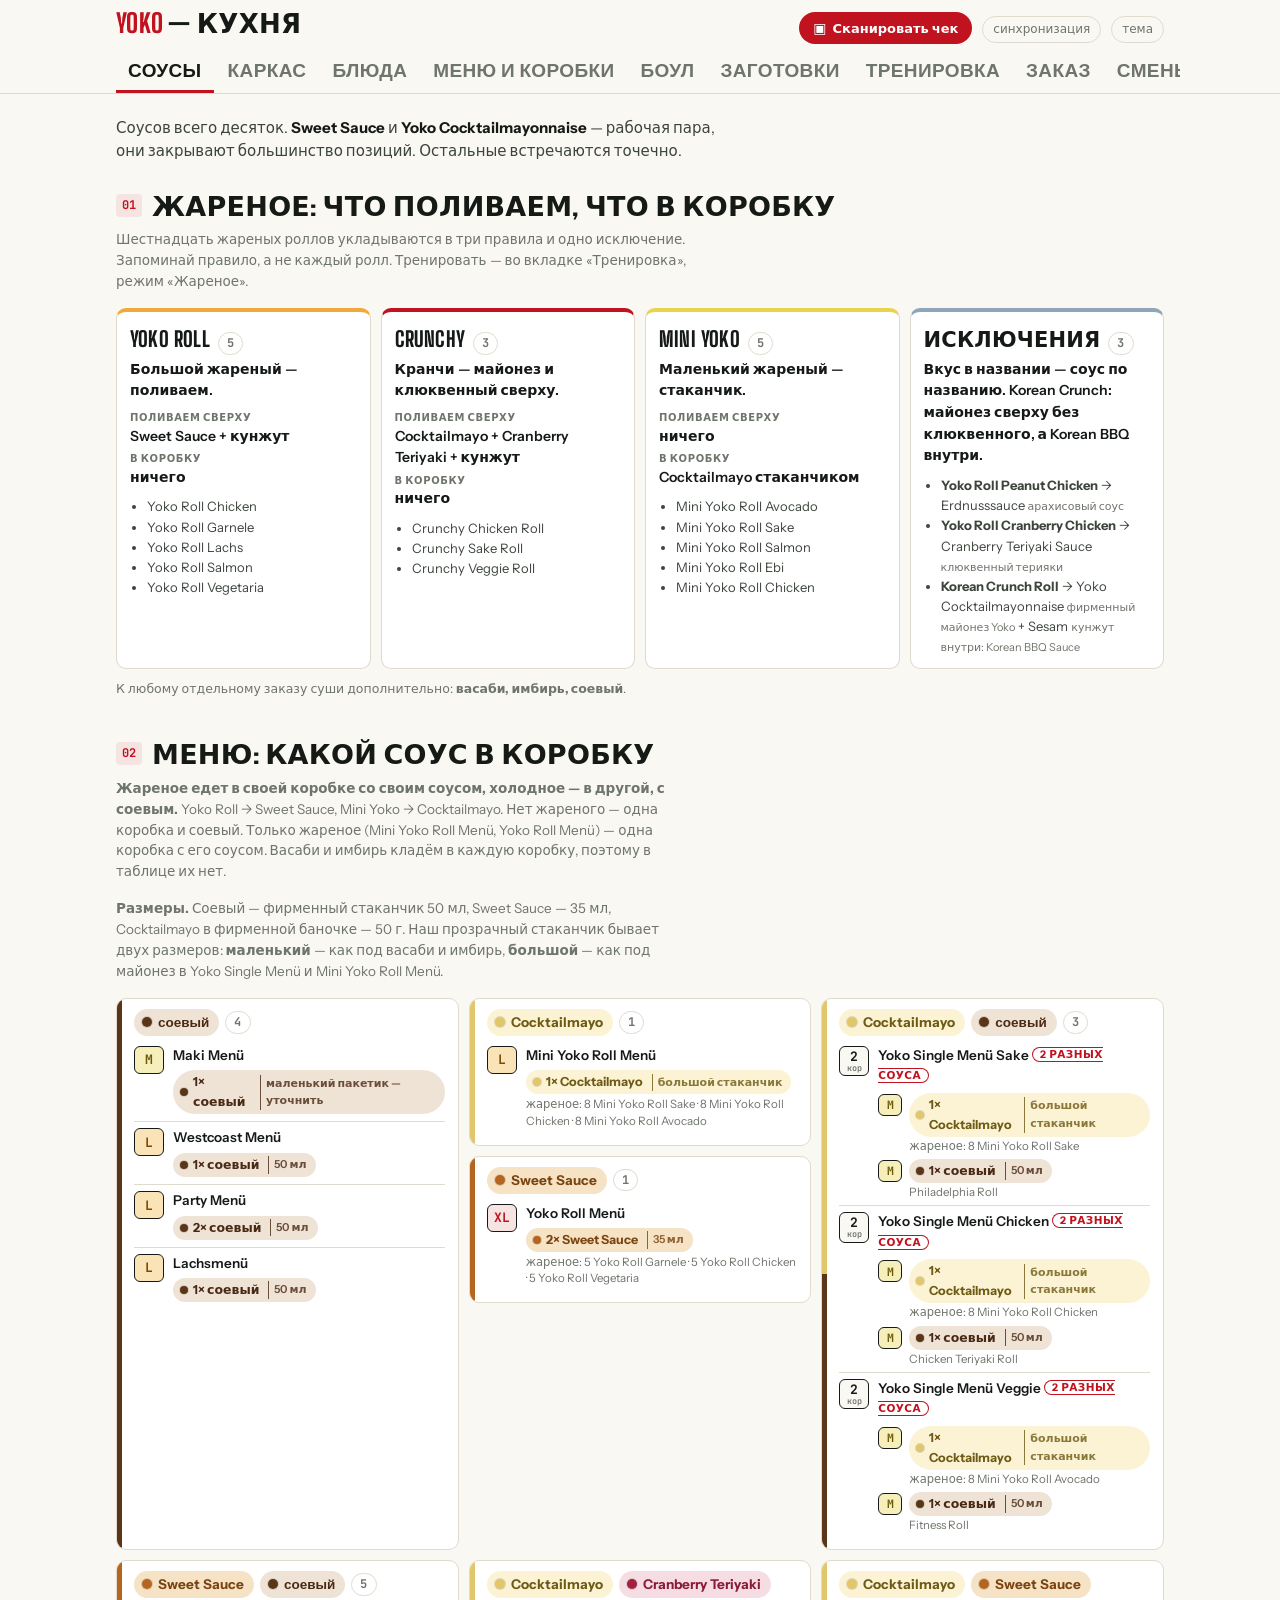
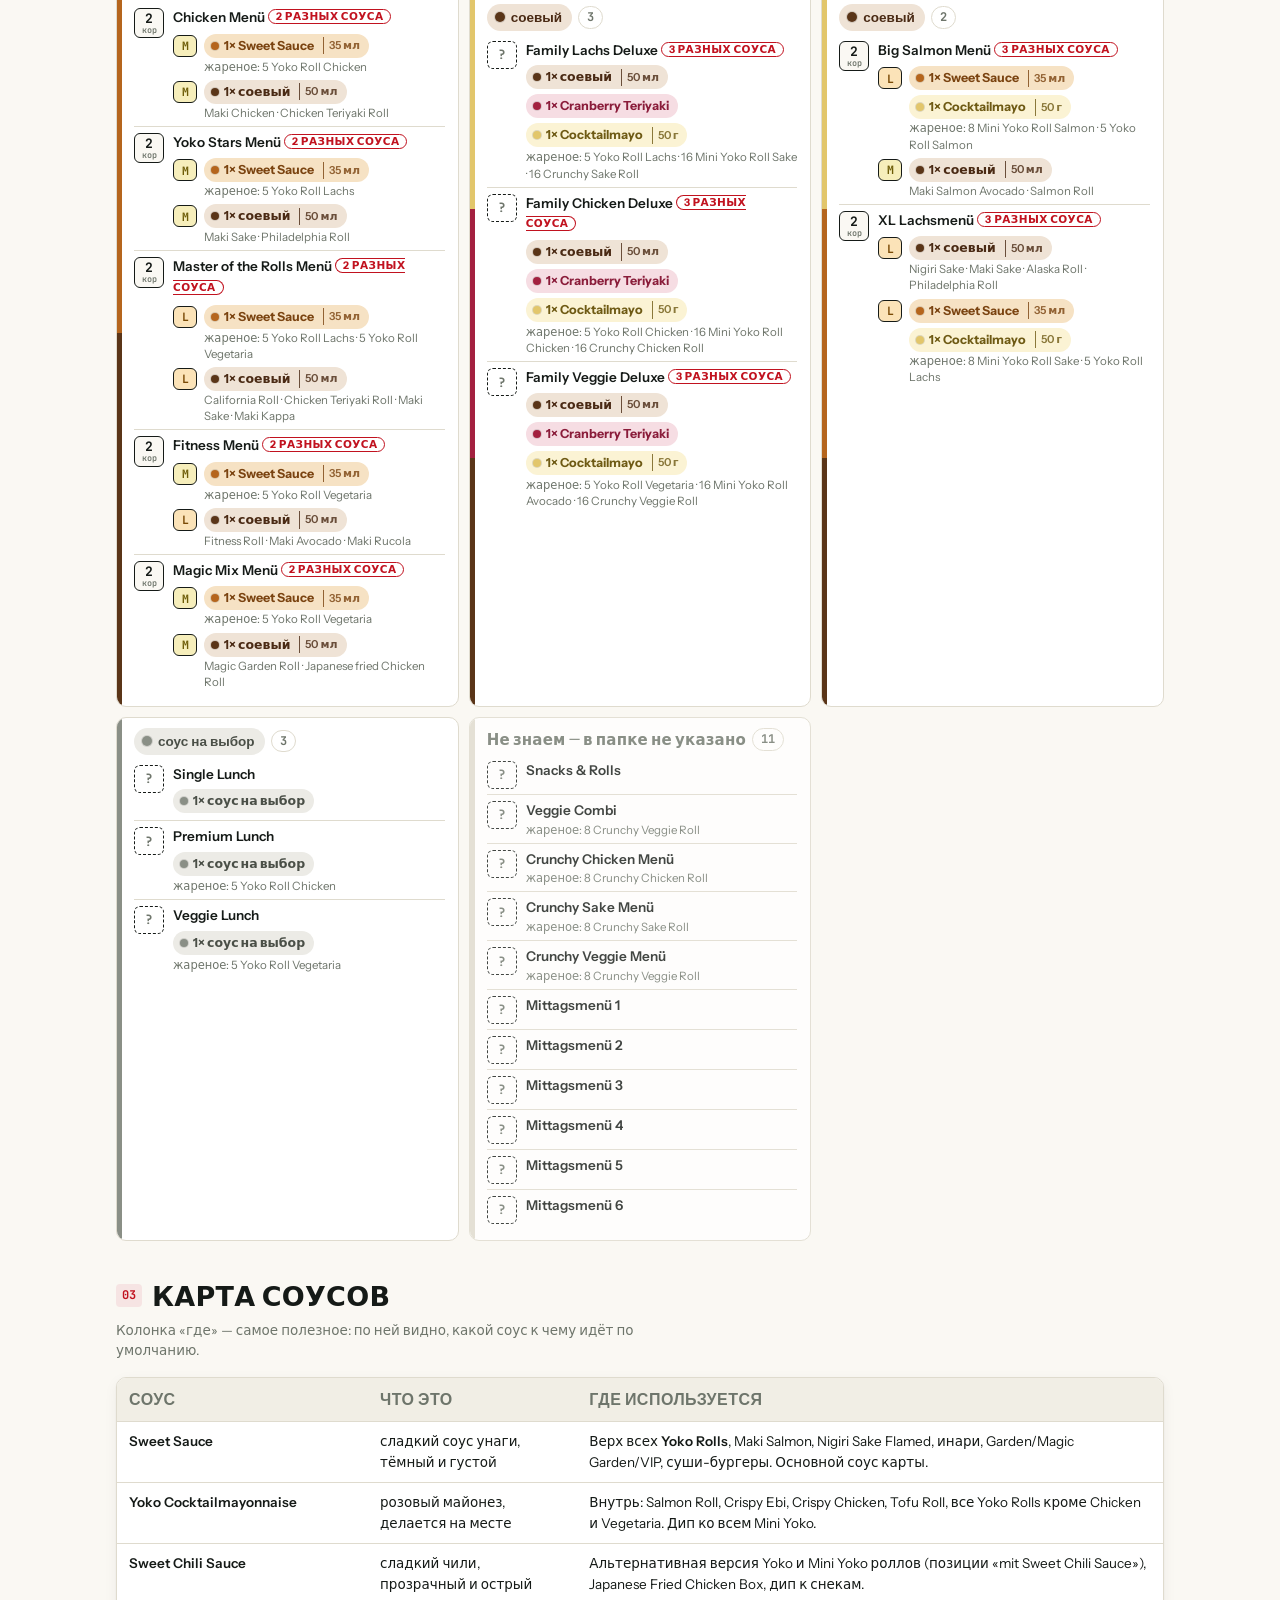
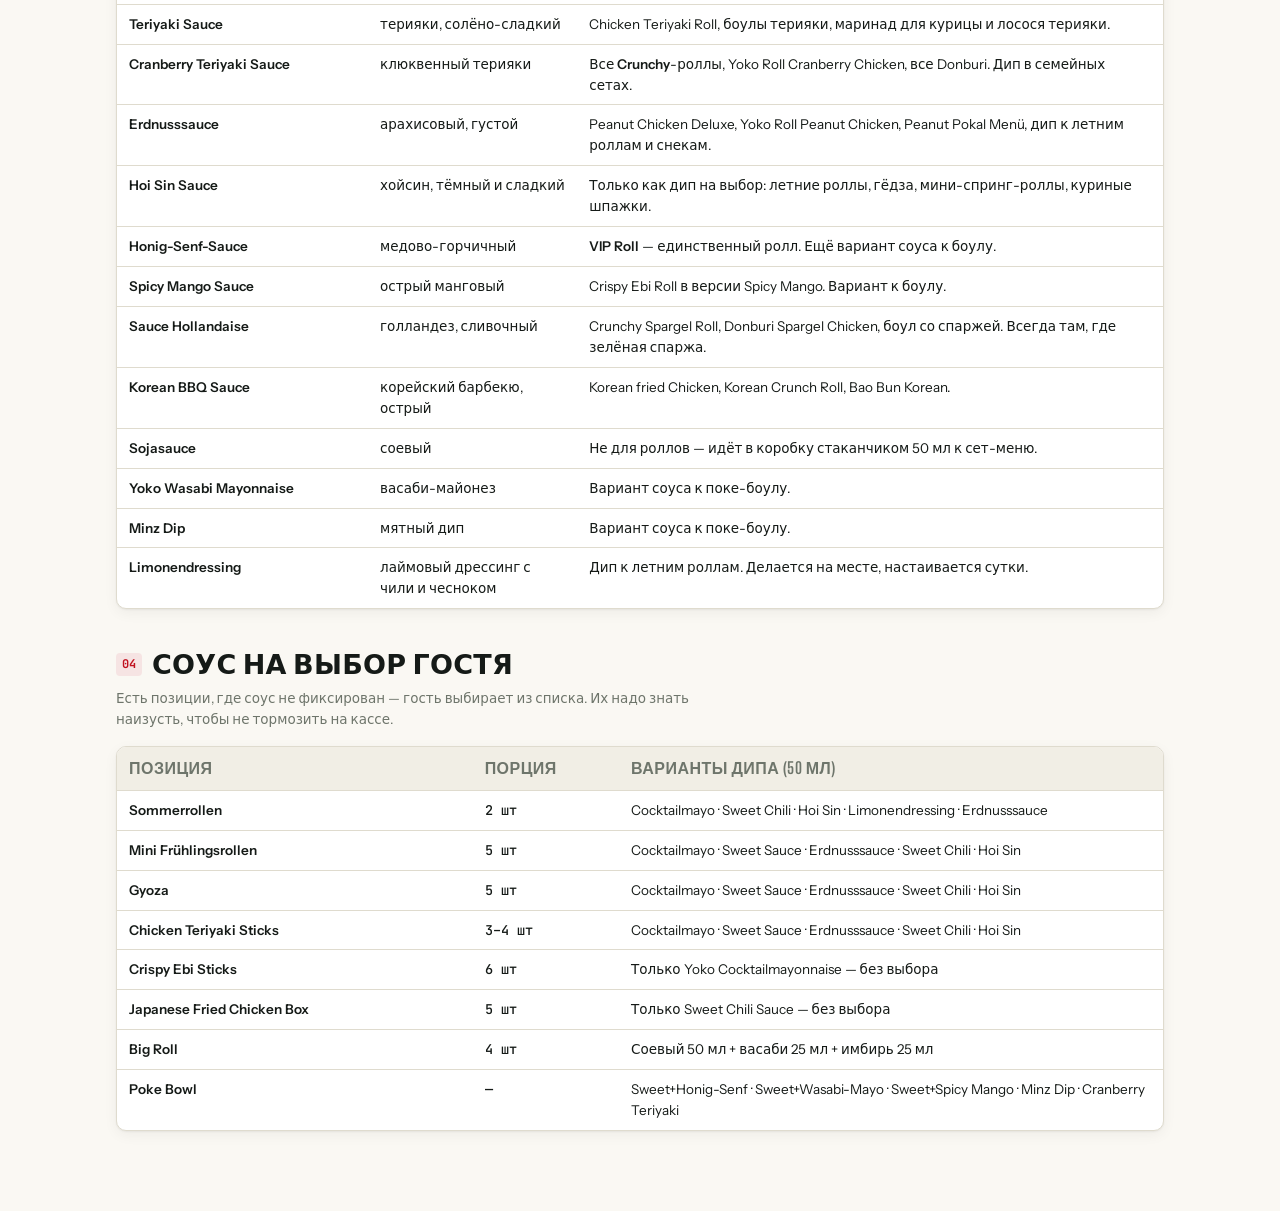
<file: index.html>
<!doctype html>
<html lang="ru">
<head>
<meta charset="utf-8">
<meta name="viewport" content="width=device-width, initial-scale=1, viewport-fit=cover">
<title>Кухня Yoko</title>
<meta name="description" content="Тренажёр по меню Yoko Sushi для кухни: граммовки, составы, соусы, заготовки и раскладка коробок.">
<meta name="theme-color" content="#FAF8F3" media="(prefers-color-scheme: light)">
<meta name="theme-color" content="#121410" media="(prefers-color-scheme: dark)">
<link rel="manifest" href="manifest.webmanifest">
<link rel="icon" href="icon.svg" type="image/svg+xml">
<link rel="apple-touch-icon" href="icon-180.png">
<meta name="apple-mobile-web-app-capable" content="yes">
<meta name="apple-mobile-web-app-title" content="Кухня Yoko">
<link rel="preconnect" href="https://fonts.googleapis.com">
<link rel="preconnect" href="https://fonts.gstatic.com" crossorigin>
<link rel="stylesheet" href="https://fonts.googleapis.com/css2?family=Big+Shoulders+Display:wght@600;700;800&family=Instrument+Sans:wght@400;500;600&family=JetBrains+Mono:wght@500;700&display=swap">
<link rel="stylesheet" href="styles.css">
</head>
<body>
<div class="bar">
  <div class="bar-in">
    <div class="brandrow">
      <div class="brand disp"><em>Yoko</em> — кухня</div>
      <button class="scanbtn" id="scanBtn" type="button">
        <span class="ic" aria-hidden="true">▣</span> Сканировать чек
      </button>
      <button class="themebtn" id="sync" type="button" aria-haspopup="dialog">синхронизация</button>
      <button class="themebtn" id="theme" type="button">тема</button>
    </div>
    <div class="tabs" role="tablist">
      <button class="tab" role="tab" aria-selected="true" data-p="p-sauce">Соусы</button>
      <button class="tab" role="tab" aria-selected="false" data-p="p-frame">Каркас</button>
      <button class="tab" role="tab" aria-selected="false" data-p="p-dish">Блюда</button>
      <button class="tab" role="tab" aria-selected="false" data-p="p-box">Меню и коробки</button>
      <button class="tab" role="tab" aria-selected="false" data-p="p-bowl">Боул</button>
      <button class="tab" role="tab" aria-selected="false" data-p="p-prep">Заготовки</button>
      <button class="tab" role="tab" aria-selected="false" data-p="p-train">Тренировка</button>
      <button class="tab" role="tab" aria-selected="false" data-p="p-order">Заказ</button>
      <button class="tab" role="tab" aria-selected="false" data-p="p-cal">Смены</button>
    </div>
  </div>
</div>

<main>

<!-- ============ КАРКАС ============ -->
<section class="panel" id="p-frame" hidden>
  <p class="lede">Блюд в карте больше двухсот, но <b>заучивать их по одному не надо</b>: почти всё собрано из одного каркаса. Сначала выучи эту страницу — она объясняет 80% меню. Всё остальное потом ляжет само.</p>

  <h2 class="sec"><span class="num">01</span>Типы и граммовки</h2>
  <p class="seclede">Первое, что спросят на кухне: сколько риса и на сколько кусков режем. Это не запоминается по одному блюду — только по типу.</p>
  <div class="frame" id="frameCards"></div>

  <div class="note">
    <span class="lbl">Сверь с шефом</span>
    <b>Inari Natur</b>: в техкарте сверху Sweet Sauce, а на сайте Teriyaki. Handbuch от 06/24, карта с тех пор менялась — уточни, как льют у вас.
  </div>

  <h2 class="sec"><span class="num">02</span>Правила, которые убирают половину зубрёжки</h2>
  <p class="seclede">Это то, что действует по умолчанию. Запомнив их, ты уже знаешь верх и соус у большинства позиций — останется только начинка.</p>
  <div class="tw"><table>
    <thead><tr><th style="width:38%">Правило</th><th>Что из этого следует</th></tr></thead>
    <tbody id="rulesBody"></tbody>
  </table></div>

  <h2 class="sec"><span class="num">03</span>Семейства: одна начинка — четыре блюда</h2>
  <p class="seclede">Один и тот же набор продуктов ездит по разным типам рулета. Увидишь это — и список блюд схлопнется в десяток строк.</p>
  <div class="tw"><table>
    <thead><tr><th>Начинка</th><th>Maki</th><th>Inside-Out</th><th>Yoko Roll</th><th>Mini Yoko</th></tr></thead>
    <tbody id="famBody"></tbody>
  </table></div>

  <h2 class="sec"><span class="num">04</span>Спросить у шефа</h2>
  <p class="seclede">Вопросы, которые накопились, пока собирали тренажёр. Везде, где источники расходятся или данных нет вообще, мы ничего не выдумывали — вместо этого вопрос попал сюда. Получишь ответ — скажи, поправлю в данных, и вопрос отсюда уйдёт.</p>
  <div class="ask" id="askList"></div>
</section>

<section class="panel" id="p-dish" hidden>
  <p class="lede">Как в распечатках из папки: ячейка с заливкой — <b>внутрь</b>, без заливки — <b>сверху</b>. Ингредиенты стоят в порядке выкладки. Соус, который идёт <b>внутрь</b>, подчёркнут и помечен стрелкой <b>↓</b> — его легко проглядеть среди продуктов. Значок <b>ФРИ</b> — ролл целиком уходит во фритюр, это важно при сборке меню.</p>
  <nav class="jumprow" id="jump" aria-label="Разделы меню"></nav>
  <div class="tools">
    <div class="toolrow">
      <div class="qwrap">
        <input type="search" id="q" placeholder="Поиск или скажи голосом…" aria-label="Поиск по блюдам">
        <button class="miclang" id="micLang" type="button" title="Язык распознавания">DE</button>
        <button class="mic" id="mic" type="button" aria-label="Найти голосом">
          <span class="ic" aria-hidden="true">🎙</span>
        </button>
      </div>
      <button class="chip" data-f="all" aria-pressed="true" type="button">Все</button>
      <button class="chip" data-f="veg" aria-pressed="false" type="button">Веган</button>
      <button class="chip" data-f="fish" aria-pressed="false" type="button">Рыба</button>
      <button class="chip" data-f="meat" aria-pressed="false" type="button">Мясо</button>
      <button class="chip" data-f="fried" aria-pressed="false" type="button">Есть жарка</button>
      <span class="tsep" aria-hidden="true"></span>
      <button class="chip" data-paint="book" aria-pressed="true" type="button">цвет как в папке</button>
      <button class="chip" data-paint="fry" aria-pressed="false" type="button">цвет по жарке</button>
      <span class="tsep" aria-hidden="true"></span>
      <button class="chip" id="photoToggle" aria-pressed="true" type="button">фото</button>
    </div>
  </div>
  <p class="legend" id="legend"></p>
  <div id="dishList"></div>
  <p class="empty" id="dishEmpty" hidden>Ничего не нашлось. Попробуй другое слово — например, часть немецкого названия.</p>
</section>

<section class="panel" id="p-box" hidden>
  <h2 class="sec"><span class="num">01</span>Сет-меню: что кладём в коробку</h2>
  <p class="seclede">Одна карточка — одно меню: состав, размер коробки и комплект в одном месте, чтобы не искать по двум таблицам. Цвет ячейки — жарится позиция или нет.</p>
  <p class="legend" id="setLegend"></p>
  <div id="setList"></div>

  <h2 class="sec"><span class="num">02</span>Снеки: сколько штук и с чем</h2>
  <div class="tw"><table>
    <thead><tr><th style="width:32%">Позиция</th><th class="n" style="width:12%">Штук</th><th class="n" style="width:14%">Коробка</th><th>Соус</th></tr></thead>
    <tbody id="snackBody"></tbody>
  </table></div>
</section>

<section class="panel" id="p-bowl" hidden>
  <div class="bowlhead">
    <h2 class="disp" id="bowlTitle"></h2>
    <p class="lede" id="bowlLead"></p>
  </div>
  <div class="bowlpick" id="bowlSteps"></div>
  <div class="bowlsum" id="bowlSum"></div>
</section>

<section class="panel" id="p-sauce">
  <p class="lede">Соусов всего десяток. <b>Sweet Sauce</b> и <b>Yoko Cocktailmayonnaise</b> — рабочая пара, они закрывают большинство позиций. Остальные встречаются точечно.</p>

  <h2 class="sec"><span class="num">01</span>Жареное: что поливаем, что в коробку</h2>
  <p class="seclede">Шестнадцать жареных роллов укладываются в три правила и одно исключение. Запоминай правило, а не каждый ролл. Тренировать — во вкладке «Тренировка», режим «Жареное».</p>
  <div class="frygrid" id="fryCheat"></div>
  <p class="frynote">К любому отдельному заказу суши дополнительно: <b>васаби, имбирь, соевый</b>.</p>

  <h2 class="sec"><span class="num">02</span>Меню: какой соус в коробку</h2>
  <p class="seclede"><b>Жареное едет в своей коробке со своим соусом, холодное — в другой, с соевым.</b> Yoko Roll → Sweet Sauce, Mini Yoko → Cocktailmayo. Нет жареного — одна коробка и соевый. Только жареное (Mini Yoko Roll Menü, Yoko Roll Menü) — одна коробка с его соусом. Васаби и имбирь кладём в каждую коробку, поэтому в таблице их нет.</p>
  <p class="seclede"><b>Размеры.</b> Соевый — фирменный стаканчик 50 мл, Sweet Sauce — 35 мл, Cocktailmayo в фирменной баночке — 50 г. Наш прозрачный стаканчик бывает двух размеров: <b>маленький</b> — как под васаби и имбирь, <b>большой</b> — как под майонез в Yoko Single Menü и Mini Yoko Roll Menü.</p>
  <div class="mscups" id="menuSauce"></div>

  <h2 class="sec"><span class="num">03</span>Карта соусов</h2>
  <p class="seclede">Колонка «где» — самое полезное: по ней видно, какой соус к чему идёт по умолчанию.</p>
  <div class="tw"><table>
    <thead><tr><th style="width:24%">Соус</th><th style="width:20%">Что это</th><th>Где используется</th></tr></thead>
    <tbody id="sauceBody"></tbody>
  </table></div>

  <h2 class="sec"><span class="num">04</span>Соус на выбор гостя</h2>
  <p class="seclede">Есть позиции, где соус не фиксирован — гость выбирает из списка. Их надо знать наизусть, чтобы не тормозить на кассе.</p>
  <div class="tw"><table>
    <thead><tr><th style="width:34%">Позиция</th><th class="n" style="width:14%">Порция</th><th>Варианты дипа (50 мл)</th></tr></thead>
    <tbody id="dipBody"></tbody>
  </table></div>
</section>

<section class="panel" id="p-prep" hidden>
  <p class="lede">Это то, что делается заранее и большими партиями. Пропорции важнее всего остального в этом файле: ошибка здесь портит всю смену, а не одну порцию.</p>
  <h2 class="sec"><span class="num">01</span>База</h2>
  <div class="preps" id="prepBase"></div>
  <h2 class="sec"><span class="num">02</span>Соусы и дрессинги</h2>
  <div class="preps" id="prepSauce"></div>
  <h2 class="sec"><span class="num">03</span>Продукты</h2>
  <div class="preps" id="prepFood"></div>
</section>

<section class="panel" id="p-train" hidden>
  <div class="tr-wrap">
    <div class="tr-modes" id="trModes">
      <button class="chip" data-m="fill" aria-pressed="true" type="button">Что внутри</button>
      <button class="chip" data-m="sauce" aria-pressed="false" type="button">Какой соус</button>
      <button class="chip" data-m="fry" aria-pressed="false" type="button">Жареное</button>
      <button class="chip" data-m="box" aria-pressed="false" type="button">Коробки меню</button>
      <button class="chip" data-m="gram" aria-pressed="false" type="button">Граммовки</button>
      <button class="chip" data-m="quiz" aria-pressed="false" type="button">Тест</button>
    </div>
    <div class="tr-stats">
      <span>колода <b id="stDeck">0</b></span>
      <span>выучено <b id="stKnown">0</b></span>
      <span>подряд <b id="stStreak">0</b></span>
    </div>
    <div class="progress"><i id="prog" style="width:0%"></i></div>
    <div class="card" id="card"></div>
    <div class="tr-actions" id="trActions"></div>
    <p class="empty" style="font-size:12px;padding-top:22px">Прогресс сохраняется в этом браузере. «Ещё раз» вернёт карточку в конец колоды.</p>
  </div>
</section>

<section class="panel" id="p-order" hidden>
  <p class="lede">Сфотографируй кухонный чек — сайт разберёт его и покажет, <b>что жарить, что крутить, в какие коробки и какие соусы класть</b>. По любой позиции откроется рецепт.</p>

  <div class="scanrow">
    <button class="bigscan" id="scanBig" type="button">
      <span class="ic" aria-hidden="true">▣</span>
      <span class="tx"><b>Сканировать чек</b><i>камера или файл</i></span>
    </button>
    <button class="btn" id="scanKey" type="button">Ключ Gemini</button>
  </div>
  <input type="file" id="scanFile" accept="image/*" capture="environment" hidden>

  <div class="manual">
    <div class="qwrap">
      <input type="text" id="manualQ" autocomplete="off"
        placeholder="Продиктуй или впиши: 2 Maki Menü, Yoko Roll Lachs, 3 Gyoza Chicken"
        aria-label="Добавить позиции в заказ">
      <button class="miclang" id="manualLang" type="button" title="Язык распознавания">DE</button>
      <button class="mic" id="manualMic" type="button" aria-label="Продиктовать позиции"><span class="ic" aria-hidden="true">🎙</span></button>
    </div>
    <button class="btn primary" id="manualGo" type="button">Добавить в заказ</button>
    <button class="btn" id="manualNew" type="button">Новый заказ</button>
  </div>
  <p class="manualhint" id="manualHint"></p>

  <p class="scanstate" id="scanState"></p>

  <div class="syncbar" id="syncBar">
    <span class="dot" aria-hidden="true"></span>
    <span class="txt" id="syncTxt">синхронизация выключена</span>
    <button class="btn" id="syncNow" type="button">обновить</button>
  </div>
  <div id="orderView"></div>
  <div id="orderHistory"></div>
</section>

<!-- ============ СМЕНЫ ============ -->
<section class="panel" id="p-cal" hidden>
  <p class="lede">График, который присылает руководитель. <b>Сфотографируй лист</b> — сайт разберёт даты и имена и разложит по дням. Смены за 11.08 — 27.09 уже внесены с четырёх присланных фото; если где-то ошибка, нажми на день и поправь.</p>

  <div class="calme">
    <label for="calMe">Кто я в графике</label>
    <select id="calMe" aria-label="Выбери своё имя в графике"></select>
  </div>

  <div class="calnext" id="calNext"></div>

  <div class="scanrow">
    <button class="bigscan" id="calScan" type="button">
      <span class="ic" aria-hidden="true">▤</span>
      <span class="tx"><b>Сфотографировать график</b><i>камера или файл</i></span>
    </button>
    <button class="btn" id="calKey" type="button">Ключ Gemini</button>
  </div>
  <input type="file" id="calFile" accept="image/*" capture="environment" hidden>
  <p class="scanstate" id="calState"></p>

  <div class="syncbar" id="calSyncBar">
    <span class="dot" aria-hidden="true"></span>
    <span class="txt" id="calSyncTxt">синхронизация выключена</span>
    <button class="btn" id="calSyncNow" type="button">обновить</button>
  </div>

  <div class="calhead">
    <button class="btn" id="calPrev" type="button" aria-label="Предыдущий месяц">←</button>
    <div class="caltitle"><b id="calMonth">—</b><i id="calCount"></i></div>
    <button class="btn" id="calNext2" type="button" aria-label="Следующий месяц">→</button>
  </div>
  <div class="calfilter">
    <span class="calviews" id="calView">
      <button class="chip" data-v="grid" type="button" aria-pressed="true">сетка</button>
      <button class="chip" data-v="list" type="button" aria-pressed="false">список</button>
    </span>
    <button class="chip" id="calOnlyMine" type="button" aria-pressed="false">только мои смены</button>
    <button class="chip" id="calToday" type="button">сегодня</button>
  </div>

  <div class="caldays" id="calDays"></div>
  <div id="calEdit" hidden></div>
</section>

</main>

<div class="sheet" id="authSheet" hidden>
  <div class="sheet-in" role="dialog" aria-modal="true" aria-labelledby="authTitle">
    <h3 id="authTitle">Синхронизация прогресса</h3>
    <p class="sheet-note" id="authNote">Войди тем же аккаунтом, что в KALORIYA — прогресс тренажёра и снятые чеки будут общими на телефоне и планшете. Без входа всё работает, просто остаётся на этом устройстве.</p>
    <div class="sheet-form" id="authForm">
      <input type="email" id="authEmail" placeholder="почта" autocomplete="username" aria-label="Почта">
      <input type="password" id="authPw" placeholder="пароль" autocomplete="current-password" aria-label="Пароль">
      <div class="sheet-actions">
        <button class="btn primary" id="authIn" type="button">Войти</button>
        <button class="btn" id="authUp" type="button">Создать аккаунт</button>
      </div>
    </div>
    <div class="sheet-actions" id="authOut" hidden><button class="btn" id="authSignOut" type="button">Выйти</button></div>
    <p class="sheet-msg" id="authMsg" role="status"></p>
    <button class="sheet-close" id="authClose" type="button" aria-label="Закрыть">×</button>
  </div>
</div>

<div class="rc" id="rc" hidden>
  <div class="rc-in" role="dialog" aria-modal="true" aria-labelledby="rcTitle">
    <button class="rc-x" id="rcX" type="button" aria-label="Закрыть">×</button>
    <div id="rcBody"></div>
  </div>
</div>

<div class="lb" id="lb" hidden>
  <figure class="lb-in" role="dialog" aria-modal="true" aria-label="Фото блюда">
    <img id="lbImg" alt="">
    <figcaption id="lbCap"></figcaption>
  </figure>
  <button class="lb-x" id="lbX" type="button" aria-label="Закрыть">×</button>
</div>

<script src="data.js"></script>
<script src="photos.js"></script>
<script src="shifts.js"></script>
<script src="scan.js"></script>
<script src="order.js"></script>
<script src="progress.js"></script>
<script src="sync.js"></script>
<script src="app.js"></script>
</body>
</html>
</file>
<file: styles.css>
:root{
  --paper:#FAF8F3; --surface:#FFFFFF; --sunk:#F1EEE5;
  --ink:#151A17; --ink-2:#3C443C; --muted:#6E756B; --line:#DFDBCE;
  --red:#C1121F; --red-soft:#F6E4E3;
  --green:#B8DE4A; --green-band:#DFF0AC; --green-ink:#4B6410;
  --amber:#F2A93B; --amber-band:#FBE3B8; --amber-ink:#7A4A05;
  --yellow:#E8D44D; --yellow-band:#F6EEBB; --yellow-ink:#6B5A05;
  --slate:#8FA6B8; --slate-band:#DEE7EE; --slate-ink:#2F4A5E;
  --ok:#3F7D26; --warn:#B26A00;
  --cellline:#151A17; --sauceline:#151A17;
  --sh:0 1px 2px rgba(21,26,23,.05), 0 4px 14px rgba(21,26,23,.05);
  --r:10px;
  /* соусы: цвет как у самого соуса */
  --s-soy:#5a3518;   --s-soy-bg:#efe3d6;   --s-soy-ink:#4a2a14;
  --s-sweet:#b5651d; --s-sweet-bg:#f6e2c4; --s-sweet-ink:#7a4310;
  --s-mayo:#e2c66b;  --s-mayo-bg:#fbf3d4;  --s-mayo-ink:#6e5a14;
  --s-cran:#a3203f;  --s-cran-bg:#f6dde3;  --s-cran-ink:#8a1c3a;
  --s-other:#8a8f86; --s-other-bg:#ecebe6; --s-other-ink:#4a4f47;
}
@media (prefers-color-scheme: dark){
  :root:not([data-theme="light"]){
    --paper:#121410; --surface:#1A1D18; --sunk:#222620;
    --ink:#EDEFE8; --ink-2:#C3C9BE; --muted:#949B8E; --line:#333830;
    --red:#F06B6B; --red-soft:#3A1E1E;
    --green:#B8DE4A; --green-band:#2E3A16; --green-ink:#CBE87E;
    --amber:#F2A93B; --amber-band:#3D2C10; --amber-ink:#F3C579;
    --yellow:#E8D44D; --yellow-band:#3A3410; --yellow-ink:#E9DC8A;
    --slate:#8FA6B8; --slate-band:#1E2B34; --slate-ink:#A9C4D6;
    --ok:#8CC96B; --warn:#E0A94A;
    --cellline:#4A5247; --sauceline:#FFFFFF;
    --sh:0 1px 2px rgba(0,0,0,.4), 0 6px 20px rgba(0,0,0,.3);
    --s-soy:#9a6a45;   --s-soy-bg:#2e2219;   --s-soy-ink:#e0c2a4;
    --s-sweet:#d0883a; --s-sweet-bg:#3a2a14; --s-sweet-ink:#f2c47e;
    --s-mayo:#e8d48a;  --s-mayo-bg:#33301e;  --s-mayo-ink:#f3e4a8;
    --s-cran:#d0486a;  --s-cran-bg:#3a1c25;  --s-cran-ink:#f4a2b6;
    --s-other:#7c8278; --s-other-bg:#262923; --s-other-ink:#c3c9be;
  }
}
:root[data-theme="dark"]{
  --paper:#121410; --surface:#1A1D18; --sunk:#222620;
  --ink:#EDEFE8; --ink-2:#C3C9BE; --muted:#949B8E; --line:#333830;
  --red:#F06B6B; --red-soft:#3A1E1E;
  --green:#B8DE4A; --green-band:#2E3A16; --green-ink:#CBE87E;
  --amber:#F2A93B; --amber-band:#3D2C10; --amber-ink:#F3C579;
  --yellow:#E8D44D; --yellow-band:#3A3410; --yellow-ink:#E9DC8A;
  --slate:#8FA6B8; --slate-band:#1E2B34; --slate-ink:#A9C4D6;
  --ok:#8CC96B; --warn:#E0A94A;
  --cellline:#4A5247; --sauceline:#FFFFFF;
  --sh:0 1px 2px rgba(0,0,0,.4), 0 6px 20px rgba(0,0,0,.3);
  --s-soy:#9a6a45;   --s-soy-bg:#2e2219;   --s-soy-ink:#e0c2a4;
  --s-sweet:#d0883a; --s-sweet-bg:#3a2a14; --s-sweet-ink:#f2c47e;
  --s-mayo:#e8d48a;  --s-mayo-bg:#33301e;  --s-mayo-ink:#f3e4a8;
  --s-cran:#d0486a;  --s-cran-bg:#3a1c25;  --s-cran-ink:#f4a2b6;
  --s-other:#7c8278; --s-other-bg:#262923; --s-other-ink:#c3c9be;
}

*{box-sizing:border-box}
[hidden]{display:none !important}
body{
  margin:0; background:var(--paper); color:var(--ink);
  font-family:"Instrument Sans", system-ui, -apple-system, "Segoe UI", sans-serif;
  font-size:15px; line-height:1.55; -webkit-text-size-adjust:100%;
}
h1,h2,h3,.disp{font-family:"Big Shoulders Display","Arial Narrow",system-ui,sans-serif;font-weight:800;letter-spacing:.01em;text-wrap:balance;margin:0}
.mono{font-family:"JetBrains Mono",ui-monospace,Menlo,Consolas,monospace;font-variant-numeric:tabular-nums}

/* ---------- chrome ---------- */
.bar{position:sticky;top:0;z-index:40;background:var(--paper);border-bottom:1px solid var(--line)}
.bar-in{max-width:1080px;margin:0 auto;padding:10px 16px 0;display:flex;flex-direction:column;gap:8px}
.brandrow{display:flex;align-items:baseline;gap:10px;flex-wrap:wrap}
.brand{font-size:26px;line-height:1;text-transform:uppercase}
.brand em{font-style:normal;color:var(--red)}
.brandsub{font-size:12px;color:var(--muted)}
.themebtn{margin-left:auto;background:none;border:1px solid var(--line);color:var(--muted);border-radius:99px;padding:3px 10px;font:inherit;font-size:12px;cursor:pointer}
.themebtn:hover{color:var(--ink);border-color:var(--muted)}
.tabs{display:flex;gap:2px;overflow-x:auto;scrollbar-width:none;margin:0 -16px;padding:0 16px}
.tabs::-webkit-scrollbar{display:none}
.tab{flex:0 0 auto;background:none;border:0;border-bottom:3px solid transparent;color:var(--muted);
  font-family:"Big Shoulders Display",sans-serif;font-weight:700;font-size:19px;letter-spacing:.02em;
  text-transform:uppercase;padding:6px 12px 8px;cursor:pointer;white-space:nowrap}
.tab:hover{color:var(--ink)}
.tab[aria-selected="true"]{color:var(--ink);border-bottom-color:var(--red)}
.tab:focus-visible,button:focus-visible,input:focus-visible,select:focus-visible{outline:2px solid var(--red);outline-offset:2px}

main{max-width:1080px;margin:0 auto;padding:22px 16px 80px}
.panel[hidden]{display:none}
.lede{color:var(--ink-2);max-width:62ch;margin:0 0 22px}
.lede b{color:var(--ink)}

h2.sec{font-size:27px;text-transform:uppercase;margin:34px 0 3px;display:flex;align-items:center;gap:10px}
h2.sec:first-of-type{margin-top:0}
h2.sec .num{font-family:"JetBrains Mono",monospace;font-size:12px;font-weight:700;color:var(--red);background:var(--red-soft);border-radius:4px;padding:2px 6px;letter-spacing:0}
.seclede{color:var(--muted);font-size:13.5px;margin:0 0 16px;max-width:64ch}

/* ---------- frame cards ---------- */
.frame{display:grid;grid-template-columns:repeat(auto-fill,minmax(220px,1fr));gap:12px}
.fcard{background:var(--surface);border:1px solid var(--line);border-radius:var(--r);padding:14px;box-shadow:var(--sh);position:relative;overflow:hidden}
.fcard::before{content:"";position:absolute;inset:0 auto 0 0;width:4px;background:var(--c,var(--green))}
.fcard h3{font-size:21px;text-transform:uppercase;line-height:1.05;padding-left:8px}
.fcard .de{padding-left:8px;font-size:12px;color:var(--muted);margin-bottom:10px}
.nums{display:flex;gap:14px;padding-left:8px;align-items:flex-end;flex-wrap:wrap}
.nums div{display:flex;flex-direction:column}
.nums .v{font-family:"JetBrains Mono",monospace;font-weight:700;font-size:25px;line-height:1;letter-spacing:-.02em}
.nums .k{font-size:10.5px;text-transform:uppercase;letter-spacing:.06em;color:var(--muted);margin-top:4px}
.fcard .rule{padding-left:8px;margin-top:11px;padding-top:10px;border-top:1px dashed var(--line);font-size:13px;color:var(--ink-2)}
.fcard .rule b{color:var(--ink)}

/* ---------- таблицы блюд: как распечатки из папки ---------- */
.cat{margin:0 0 24px}
.cathead{display:flex;align-items:baseline;gap:16px;flex-wrap:wrap;margin-bottom:7px}
.cathead h3{font-size:26px;text-transform:none;letter-spacing:0}
.cathead .spec{font-size:13.5px;font-weight:600;color:var(--ink-2)}
.cathead .spec .mono{font-weight:700}

.rows{display:flex;flex-direction:column;gap:5px}
.hrow{display:grid;grid-template-columns:minmax(150px,244px) 1fr;gap:5px;align-items:stretch}
.hname{border:2px solid var(--cellline);background:var(--surface);padding:3px 8px;
  display:flex;flex-direction:column;justify-content:center;min-height:32px;position:relative}
.hname b{font-weight:700;font-size:13.5px;line-height:1.15;letter-spacing:-.01em}
.hname i{font-style:normal;font-size:10.5px;color:var(--muted);line-height:1.2}
.hcells{display:grid;grid-template-columns:repeat(var(--cols,3),1fr);gap:3px}
.cell{border:2px solid var(--cellline);padding:3px 8px;background:var(--fill,var(--green-band));
  color:var(--fink,var(--green-ink));display:flex;flex-direction:column;justify-content:center;
  min-height:32px;overflow:hidden}
.cell b{font-weight:600;font-size:13px;line-height:1.15;letter-spacing:-.01em}
.cell i{font-style:normal;font-size:10px;opacity:.7;line-height:1.15}
.cell.blank{border-color:var(--cellline);opacity:1}
.cell.blank b{visibility:hidden}
/* белая ячейка = кладётся сверху, как в оригинале */
.cell.on{background:transparent;color:var(--ink)}
.cell.on b::after{content:" ↑ сверху";font-size:8.5px;font-weight:500;opacity:.6;letter-spacing:.01em}
.cell.sc:not(.on) b{text-decoration:underline;text-decoration-color:var(--sauceline);
  text-decoration-thickness:1px;text-underline-offset:3px}
.cell.sc:not(.on) b::after{content:" ↓ внутрь";font-size:8.5px;font-weight:500;color:var(--sauceline);opacity:1;letter-spacing:.01em}
/* метка жарки */
.fry{position:absolute;top:-2px;right:-2px;background:var(--red);color:#fff;font-family:"JetBrains Mono",monospace;
  font-size:8.5px;font-weight:700;padding:1px 4px;letter-spacing:.04em;line-height:1.3}
:root[data-theme="dark"] .fry{color:#2A0E0E}
@media (prefers-color-scheme: dark){:root:not([data-theme="light"]) .fry{color:#2A0E0E}}
.bowlbase{font-size:12px;color:var(--muted);margin:0 0 6px;padding-left:2px}
.bowlbase b{color:var(--ink-2);font-weight:600}

@media (max-width:640px){
  .hrow{grid-template-columns:1fr;gap:3px}
  .hcells{grid-template-columns:repeat(2,1fr)}
  .cell.blank{display:none}
}

/* ---------- generic table ---------- */
.tw{overflow-x:auto;border:1px solid var(--line);border-radius:var(--r);background:var(--surface);box-shadow:var(--sh)}
table{border-collapse:collapse;width:100%;font-size:13.5px;min-width:520px}
th,td{text-align:left;padding:9px 12px;border-bottom:1px solid var(--line);vertical-align:top}
th{font-family:"Big Shoulders Display",sans-serif;font-weight:700;font-size:16px;text-transform:uppercase;letter-spacing:.03em;color:var(--muted);background:var(--sunk)}
tr:last-child td{border-bottom:0}
td.n{font-family:"JetBrains Mono",monospace;white-space:nowrap;font-weight:500}
td b{font-weight:600}
.ru-s{color:var(--muted);font-size:11.5px;display:block}

/* ---------- prep cards ---------- */
.preps{display:grid;grid-template-columns:repeat(auto-fill,minmax(290px,1fr));gap:12px}
.prep{background:var(--surface);border:1px solid var(--line);border-radius:var(--r);padding:14px 16px;box-shadow:var(--sh)}
.prep h3{font-size:20px;text-transform:uppercase;margin-bottom:1px}
.prep .de{font-size:11.5px;color:var(--muted);margin-bottom:9px}
.prep ul{margin:0;padding-left:17px}
.prep li{margin-bottom:3px;font-size:13.5px}
.prep li .mono{font-weight:700;font-size:12.5px}
.prep ol{margin:9px 0 0;padding-left:19px;font-size:13px;color:var(--ink-2)}
.prep ol li{margin-bottom:4px}
.prep .warn{margin-top:10px;font-size:12.5px;color:var(--warn);border-left:2px solid var(--warn);padding-left:9px}

/* ---------- callout ---------- */
.note{border-left:3px solid var(--red);background:var(--red-soft);padding:11px 14px;border-radius:0 var(--r) var(--r) 0;font-size:13.5px;margin:16px 0}
.note b{font-weight:600}
.note .lbl{font-family:"Big Shoulders Display",sans-serif;font-size:15px;font-weight:700;text-transform:uppercase;letter-spacing:.04em;color:var(--red);display:block}

/* ---------- search ---------- */
.tools{display:flex;flex-direction:column;gap:8px;margin-bottom:16px;position:sticky;
  top:calc(var(--barh,96px) + var(--jumph,34px));z-index:20;background:var(--paper);padding:8px 0}
.toolrow{display:flex;gap:8px;flex-wrap:wrap;align-items:center}
.jumprow{display:flex;gap:5px;overflow-x:auto;scrollbar-width:none;position:sticky;
  top:var(--barh,96px);z-index:21;background:var(--paper);padding:7px 0 6px}
.jumprow::-webkit-scrollbar{display:none}
.jchip{flex:0 0 auto;font:inherit;font-size:12.5px;font-weight:600;white-space:nowrap;cursor:pointer;
  padding:5px 11px;border-radius:7px;border:1px solid var(--line);background:var(--surface);color:var(--ink-2)}
.jchip:hover{border-color:var(--muted);color:var(--ink)}
.jchip[aria-current="true"]{background:var(--ink);border-color:var(--ink);color:var(--paper)}
.jchip .n{font-family:"JetBrains Mono",monospace;font-size:10.5px;opacity:.55;margin-left:5px}

input[type=search],select{font:inherit;font-size:14px;padding:7px 11px;border:1px solid var(--line);border-radius:7px;background:var(--surface);color:var(--ink)}
input[type=search]{flex:1 1 220px;min-width:0}
.chip{background:var(--surface);border:1px solid var(--line);color:var(--muted);border-radius:99px;padding:4px 11px;font-size:12.5px;cursor:pointer;font:inherit;font-size:12.5px}
.chip[aria-pressed="true"]{background:var(--ink);color:var(--paper);border-color:var(--ink)}
.empty{color:var(--muted);padding:26px 0;text-align:center}

/* ---------- trainer ---------- */
.tr-wrap{max-width:620px;margin:0 auto}
.tr-modes{display:flex;gap:6px;flex-wrap:wrap;justify-content:center;margin-bottom:6px}
.tr-stats{display:flex;justify-content:center;gap:18px;color:var(--muted);font-size:12px;margin-bottom:14px}
.tr-stats span b{color:var(--ink);font-family:"JetBrains Mono",monospace}
.card{background:var(--surface);border:1px solid var(--line);border-radius:14px;box-shadow:var(--sh);
  padding:30px 24px;min-height:250px;display:flex;flex-direction:column;justify-content:center;align-items:center;text-align:center;gap:12px}
.card .kicker{font-family:"JetBrains Mono",monospace;font-size:10.5px;text-transform:uppercase;letter-spacing:.1em;color:var(--muted)}
.card .q{font-family:"Big Shoulders Display",sans-serif;font-weight:800;font-size:36px;line-height:1;text-transform:uppercase}
.card .qru{font-size:13px;color:var(--muted);margin-top:-6px}
.card .a{display:flex;flex-wrap:wrap;gap:6px;justify-content:center;padding-top:6px;border-top:1px dashed var(--line);width:100%;margin-top:4px}
.ii{font-size:12.5px;line-height:1.25;color:var(--ink);font-weight:500}
.ii.top{font-weight:700}
.ii.top::after{content:" ↑ сверху";opacity:.6;font-size:9px}
.ii.sauce{font-weight:700;text-decoration:underline;text-decoration-thickness:2px;text-underline-offset:2px}
.card .a .ii{white-space:normal;color:var(--ink)}
.card .big{font-family:"JetBrains Mono",monospace;font-weight:700;font-size:40px;letter-spacing:-.02em}
.tr-actions{display:flex;gap:8px;margin-top:14px;justify-content:center;flex-wrap:wrap}
.btn{font:inherit;font-weight:600;font-size:14px;padding:9px 18px;border-radius:8px;cursor:pointer;border:1px solid var(--line);background:var(--surface);color:var(--ink)}
.btn:hover{border-color:var(--muted)}
.btn.primary{background:var(--ink);color:var(--paper);border-color:var(--ink)}
.btn.good{background:var(--ok);border-color:var(--ok);color:#fff}
.btn.again{background:var(--red);border-color:var(--red);color:#fff}
:root[data-theme="dark"] .btn.again,:root:not([data-theme="light"]) .btn.again{color:#241010}
@media (prefers-color-scheme: light){:root:not([data-theme="dark"]) .btn.again{color:#fff}}
.opts{display:grid;gap:7px;width:100%;margin-top:6px}
.opt{font:inherit;font-size:14px;text-align:left;padding:10px 13px;border:1px solid var(--line);border-radius:8px;background:var(--surface);color:var(--ink);cursor:pointer}
.opt:hover:not(:disabled){border-color:var(--muted)}
.opt:disabled{cursor:default}
.opt.right{background:var(--green-band);border-color:var(--green);color:var(--green-ink);font-weight:600}
.opt.wrong{background:var(--red-soft);border-color:var(--red);color:var(--red);font-weight:600}
.progress{height:4px;background:var(--sunk);border-radius:99px;overflow:hidden;margin-bottom:14px}
.progress i{display:block;height:100%;background:var(--red);transition:width .3s}

/* ---------- print ---------- */
.printhint{font-size:12.5px;color:var(--muted);border:1px dashed var(--line);border-radius:var(--r);padding:9px 13px;margin-bottom:18px}
@media print{
  :root{--paper:#fff;--surface:#fff;--sunk:#f2f2f2;--ink:#000;--ink-2:#222;--muted:#555;--line:#bbb;
        --green-band:#e8f3c8;--green-ink:#33470a;--amber-band:#fce7c4;--amber-ink:#5e3903;
        --yellow-band:#f7f0c4;--yellow-ink:#544703;--slate-band:#e4ecf2;--slate-ink:#233a4a;--sh:none;--red:#000;--red-soft:#eee}
  .bar,.tools,.printhint,.themebtn,.tr-wrap{display:none!important}
  body{font-size:10.5px}
  main{max-width:none;padding:0}
  .panel[hidden]{display:block!important}
  .cat,.fcard,.prep,.tw{break-inside:avoid}
  h2.sec{break-after:avoid;font-size:20px;margin-top:14px}
  .cathead h3{font-size:16px}
  .hname b{font-size:9.5px}.hname i{font-size:7.5px}.cell b{font-size:9px}.cell i{font-size:7px}
  .hname,.cell{border-width:1.5px;min-height:0;padding:2px 5px}
  .hrow{gap:3px}.rows{gap:3px}.hcells{gap:2px}
  .legend{display:none}
  .frame{grid-template-columns:repeat(3,1fr)}
  .preps{grid-template-columns:repeat(2,1fr)}
  #p-train{display:none!important}
  a{text-decoration:none;color:#000}
  @page{size:A4;margin:11mm}
}
@media (max-width:560px){
  .row{grid-template-columns:1fr}

  .tools{position:static}
  .jumprow{top:var(--barh,96px)}
  .jchip{font-size:12px;padding:5px 9px}
  .card .q{font-size:29px}
}
@media (prefers-reduced-motion:reduce){*{transition:none!important;animation:none!important}}

/* ---------- синхронизация ---------- */
.themebtn#sync[data-s="ok"]{color:var(--ok);border-color:var(--ok)}
.themebtn#sync[data-s="error"]{color:var(--red);border-color:var(--red)}
.themebtn#sync[data-s="busy"]{opacity:.6}
.sheet{position:fixed;inset:0;z-index:60;background:rgba(10,12,9,.55);display:flex;align-items:center;justify-content:center;padding:18px}
.sheet[hidden]{display:none}
.sheet-in{position:relative;background:var(--surface);border:1px solid var(--line);border-radius:14px;
  box-shadow:0 18px 50px rgba(0,0,0,.3);padding:22px;max-width:400px;width:100%}
.sheet-in h3{font-size:23px;text-transform:uppercase;margin-bottom:6px}
.sheet-note{font-size:13px;color:var(--muted);margin:0 0 14px}
.sheet-form{display:flex;flex-direction:column;gap:8px}
.sheet-form input{font:inherit;font-size:15px;padding:9px 12px;border:1px solid var(--line);
  border-radius:8px;background:var(--paper);color:var(--ink)}
.sheet-actions{display:flex;gap:8px;flex-wrap:wrap;margin-top:4px}
.sheet-msg{font-size:12.5px;margin:12px 0 0;min-height:1em;color:var(--muted)}
.sheet-msg[data-t="err"]{color:var(--red)}
.sheet-msg[data-t="ok"]{color:var(--ok)}
.sheet-close{position:absolute;top:8px;right:10px;background:none;border:0;color:var(--muted);
  font-size:26px;line-height:1;cursor:pointer;padding:2px 6px}
.sheet-close:hover{color:var(--ink)}
@media print{.sheet{display:none!important}}
.tsep{width:1px;align-self:stretch;background:var(--line);margin:0 3px}
.legend{font-size:12px;color:var(--muted);margin:-6px 0 14px;display:flex;gap:14px;flex-wrap:wrap;align-items:center}
.legend span{display:inline-flex;align-items:center;gap:5px}
.legend .sw{width:15px;height:13px;border:2px solid var(--cellline);display:inline-block}
.legend .fry{position:static;font-size:8.5px}
.legend .scdemo{font-weight:600;color:var(--ink);text-decoration:underline;
  text-decoration-color:var(--sauceline);text-decoration-thickness:1px;text-underline-offset:3px}

/* ---------- сет-меню ---------- */
#setList{display:flex;flex-direction:column;gap:14px}
.setcard{border:1px solid var(--line);border-radius:var(--r);background:var(--surface);
  box-shadow:var(--sh);padding:13px 14px 14px}
.sethead{display:flex;flex-direction:column;gap:2px;margin-bottom:9px}
.sethead h3{font-size:23px;text-transform:uppercase;line-height:1}
.setmeta{font-size:12.5px;color:var(--muted);display:flex;flex-wrap:wrap;gap:6px;align-items:baseline}
.setmeta .mono{color:var(--ink);font-weight:700}
.setmeta .dot{opacity:.45}
.setnote{font-size:12.5px;color:var(--ink-2);margin:0 0 9px;
  border-left:2px solid var(--line);padding-left:9px}
.setwarn{font-size:12.5px;color:var(--warn);margin:0 0 9px;
  border-left:2px solid var(--warn);padding-left:9px}

.scells{display:grid;grid-template-columns:1fr;gap:5px}
.scell{display:flex;align-items:stretch;gap:0;border:2px solid var(--cellline);
  border-radius:4px;overflow:hidden;min-height:40px}
.scell .cnt{flex:0 0 auto;min-width:34px;display:flex;align-items:center;justify-content:center;
  font-family:"JetBrains Mono",monospace;font-weight:700;font-size:15px;
  background:var(--surface);color:var(--ink);border-right:2px solid var(--cellline);padding:0 6px}
.scell .txt{flex:1 1 auto;display:flex;flex-direction:column;justify-content:center;padding:5px 9px;min-width:0}
.scell .txt b{font-weight:600;font-size:13.5px;line-height:1.2}
.scell .txt i{font-style:normal;font-size:11px;opacity:.72;line-height:1.2}
.scell .txt u{text-decoration:none;font-size:10.5px;opacity:.7;line-height:1.2;margin-top:1px}
.scell.s-nofry .txt{background:var(--green-band);color:var(--green-ink)}
.scell.s-fry .txt{background:var(--amber-band);color:var(--amber-ink)}
.scell.s-none .txt{background:var(--sunk);color:var(--ink-2)}

@media (min-width:620px){
  .scells{grid-template-columns:repeat(auto-fill,minmax(240px,1fr))}
  .sethead{flex-direction:row;align-items:baseline;gap:12px;flex-wrap:wrap}
}
@media print{
  #setList{gap:8px}
  .setcard{break-inside:avoid;box-shadow:none;padding:7px 8px}
  .sethead h3{font-size:15px}
  .scells{grid-template-columns:repeat(3,1fr);gap:3px}
  .scell{min-height:0;border-width:1.5px}
  .scell .txt b{font-size:9px}.scell .txt i{font-size:7px}.scell .txt u{font-size:7px}
  .scell .cnt{font-size:10px;min-width:22px;border-right-width:1.5px}
  #setLegend{display:none}
}
.legend .cntdemo{font-family:"JetBrains Mono",monospace;font-weight:700;font-size:11px;
  border:2px solid var(--cellline);border-radius:3px;padding:0 4px;color:var(--ink)}

/* ---------- фото ---------- */
.thumb{flex:0 0 auto;width:38px;height:38px;border:2px solid var(--cellline);border-radius:4px;
  overflow:hidden;background:var(--sunk);padding:0;cursor:zoom-in;display:block;line-height:0}
.thumb img{width:100%;height:100%;object-fit:cover;display:block}
.thumb:hover{border-color:var(--red)}
/* держим место, чтобы названия выравнивались и без фото */
.thumb.none{border-style:dashed;opacity:.45;cursor:default}
/* в строке блюда: миниатюра слева, текст справа — высота строки не растёт */
.hname{flex-direction:row;align-items:center;justify-content:flex-start;gap:8px}
.hname .txt{display:flex;flex-direction:column;justify-content:center;min-width:0}
.hname .fry{top:-2px;right:-2px}
/* в карточке меню */
.setthumb{flex:0 0 auto;width:74px;height:42px;border:2px solid var(--cellline);border-radius:4px;
  overflow:hidden;background:var(--sunk);padding:0;cursor:zoom-in;line-height:0}
.setthumb img{width:100%;height:100%;object-fit:cover;display:block}
.setthumb:hover{border-color:var(--red)}
.sethead{align-items:center}
.sethead .htxt{display:flex;flex-direction:column;gap:2px;min-width:0}

/* окно просмотра */
.lb{position:fixed;inset:0;z-index:80;background:rgba(8,10,7,.92);display:flex;
  align-items:center;justify-content:center;padding:18px}
.lb[hidden]{display:none}
.lb-in{margin:0;max-width:min(96vw,900px);display:flex;flex-direction:column;gap:9px;align-items:center}
.lb-in img{max-width:100%;max-height:78vh;object-fit:contain;border-radius:6px;background:#fff}
.lb-in figcaption{color:#EDEFE8;font-size:13.5px;text-align:center;max-width:60ch}
.lb-in figcaption b{display:block;font-family:"Big Shoulders Display",sans-serif;
  font-size:22px;text-transform:uppercase;letter-spacing:.02em;margin-bottom:2px}
.lb-x{position:absolute;top:10px;right:14px;background:none;border:0;color:#EDEFE8;
  font-size:34px;line-height:1;cursor:pointer;padding:4px 10px}
.lb-x:hover{color:#fff}
@media print{.lb{display:none!important}.thumb,.setthumb{display:none!important}}

/* ---------- рецепт по нажатию на позицию меню ---------- */
.scell[data-recipe]{cursor:pointer}
.scell[data-recipe]:hover{border-color:var(--red)}
.scell[data-recipe]:focus-visible{outline:2px solid var(--red);outline-offset:2px}
.scell .cnt{position:relative}
.rc{position:fixed;inset:0;z-index:70;background:rgba(8,10,7,.6);display:flex;
  align-items:center;justify-content:center;padding:16px}
.rc[hidden]{display:none}
.rc-in{position:relative;background:var(--surface);border:1px solid var(--line);border-radius:14px;
  box-shadow:0 18px 50px rgba(0,0,0,.35);padding:18px;max-width:640px;width:100%;
  max-height:88vh;overflow-y:auto}
.rc-x{position:absolute;top:6px;right:10px;background:none;border:0;color:var(--muted);
  font-size:28px;line-height:1;cursor:pointer;padding:2px 8px}
.rc-x:hover{color:var(--ink)}
.rc-head{display:flex;gap:12px;align-items:flex-start;margin-bottom:12px;padding-right:26px}
.rc-head img{width:84px;height:84px;object-fit:cover;border:2px solid var(--cellline);
  border-radius:6px;flex:0 0 auto;background:var(--sunk);display:block}
/* Картинка стала кнопкой: по нажатию открывается полный размер. */
.rcphoto{padding:0;border:0;background:none;flex:0 0 auto;cursor:zoom-in;line-height:0;
  border-radius:6px}
.rcphoto:hover img{border-color:var(--red)}
.rcphoto:focus-visible{outline:2px solid var(--red);outline-offset:2px}
.rc-t{min-width:0;display:flex;flex-direction:column;gap:2px}
.rc-t h3{font-size:25px;text-transform:uppercase;line-height:1.02}
.rc-t .ru{font-size:13px;color:var(--muted)}
.rc-t .spec{font-size:12.5px;color:var(--ink-2);font-weight:600}
.rc-t .spec .mono{font-weight:700}
.rc-fry{display:inline-block;background:var(--red);color:#fff;font-family:"JetBrains Mono",monospace;
  font-size:9px;font-weight:700;padding:2px 5px;letter-spacing:.04em;align-self:flex-start;margin-top:2px}
:root[data-theme="dark"] .rc-fry{color:#2A0E0E}
@media (prefers-color-scheme: dark){:root:not([data-theme="light"]) .rc-fry{color:#2A0E0E}}
.rc-note{font-size:12.5px;color:var(--ink-2);border-left:2px solid var(--line);
  padding-left:9px;margin:10px 0 0}
.rc-hint{font-size:11.5px;color:var(--muted);margin:10px 0 0}
@media print{.rc{display:none!important}}

/* ---------- сканирование чека и сборочный лист ---------- */
.scanbtn{margin-left:auto;display:inline-flex;align-items:center;gap:6px;background:var(--red);
  color:#fff;border:0;border-radius:99px;padding:6px 14px;font:inherit;font-weight:600;font-size:13px;cursor:pointer}
.scanbtn .ic{font-size:14px;line-height:1}
.scanbtn:hover{filter:brightness(1.08)}
:root[data-theme="dark"] .scanbtn{color:#2A0E0E}
@media (prefers-color-scheme: dark){:root:not([data-theme="light"]) .scanbtn{color:#2A0E0E}}
.brandrow .themebtn{margin-left:0}

.scanrow{display:flex;gap:10px;flex-wrap:wrap;align-items:stretch;margin-bottom:12px}
.bigscan{flex:1 1 260px;display:flex;align-items:center;gap:12px;background:var(--red);color:#fff;
  border:0;border-radius:12px;padding:14px 18px;font:inherit;cursor:pointer;text-align:left}
.bigscan:hover{filter:brightness(1.08)}
.bigscan .ic{font-size:30px;line-height:1}
.bigscan .tx{display:flex;flex-direction:column}
.bigscan .tx b{font-family:"Big Shoulders Display",sans-serif;font-size:23px;text-transform:uppercase;line-height:1}
.bigscan .tx i{font-style:normal;font-size:12px;opacity:.85}
:root[data-theme="dark"] .bigscan{color:#2A0E0E}
@media (prefers-color-scheme: dark){:root:not([data-theme="light"]) .bigscan{color:#2A0E0E}}
.scanstate{font-size:13px;color:var(--muted);margin:0 0 14px;min-height:1em}
.scanstate[data-t="ok"]{color:var(--ok)}
.scanstate[data-t="err"]{color:var(--red)}

.ordhead{display:flex;align-items:baseline;gap:12px;flex-wrap:wrap;margin-bottom:8px}
.ordhead h3{font-size:26px;text-transform:uppercase}
.ordhead .when{font-family:"JetBrains Mono",monospace;font-size:12px;color:var(--muted)}
.ordhead .btn{margin-left:auto;padding:5px 12px;font-size:12.5px}
.ordline{display:flex;flex-wrap:wrap;gap:8px;margin:0 0 14px;font-size:13px}
.ordline .oi{background:var(--sunk);border-radius:6px;padding:3px 9px}
.ordline .oi i{font-style:normal;color:var(--muted)}

.wblock{border:1px solid var(--line);border-radius:var(--r);background:var(--surface);
  box-shadow:var(--sh);padding:12px 14px;margin-bottom:11px}
.wblock h3{font-size:21px;text-transform:uppercase;margin-bottom:9px;display:flex;align-items:center;gap:9px}
.wblock h3 .cnt{font-family:"JetBrains Mono",monospace;font-size:12px;font-weight:700;
  background:var(--sunk);color:var(--ink-2);border-radius:5px;padding:2px 7px}
.w-fry h3{color:var(--amber-ink)}
.w-fry h3 .cnt{background:var(--amber-band);color:var(--amber-ink)}
.w-roll h3 .cnt{background:var(--green-band);color:var(--green-ink)}
.wcells{display:grid;grid-template-columns:1fr;gap:5px}
.wcell{display:flex;align-items:center;gap:9px;border:2px solid var(--cellline);border-radius:5px;
  padding:5px 9px;background:var(--surface);min-height:44px}
.wcell[data-recipe]{cursor:pointer}
.wcell[data-recipe]:hover{border-color:var(--red)}
.wcell img{width:34px;height:34px;object-fit:cover;border-radius:4px;flex:0 0 auto;background:var(--sunk)}
.wcell .wn{flex:0 0 auto;min-width:34px;font-family:"JetBrains Mono",monospace;font-weight:700;font-size:16px}
.w-fry .wcell{background:var(--amber-band);color:var(--amber-ink)}
.w-roll .wcell{background:var(--green-band);color:var(--green-ink)}
.wcell .wt{display:flex;flex-direction:column;min-width:0}
.wcell .wt b{font-size:13.5px;font-weight:600;line-height:1.2}
.wcell .wt i{font-style:normal;font-size:11px;opacity:.72;line-height:1.2}
.wcell .wt u{text-decoration:none;font-size:10.5px;opacity:.6;line-height:1.2}
.wline{display:flex;flex-wrap:wrap;gap:7px;margin:0}
.wline .tag{border:2px solid var(--cellline);border-radius:5px;padding:3px 9px;font-size:13px}
.wnote{font-size:12px;color:var(--muted);margin:8px 0 0}
.w-unk .tag{border-color:var(--warn);color:var(--warn)}

.ordhist{margin-top:18px}
.ordhist h3{font-size:19px;text-transform:uppercase;color:var(--muted);margin-bottom:7px}
.ordrow{display:flex;align-items:baseline;gap:10px;width:100%;text-align:left;font:inherit;
  background:var(--surface);border:1px solid var(--line);border-radius:7px;padding:7px 11px;
  margin-bottom:5px;cursor:pointer}
.ordrow:hover{border-color:var(--muted)}
.ordrow .mono{font-family:"JetBrains Mono",monospace;font-size:12px;color:var(--muted)}
.ordrow i{font-style:normal;font-size:12px;color:var(--muted);margin-left:auto}

@media (min-width:620px){ .wcells{grid-template-columns:repeat(auto-fill,minmax(250px,1fr))} }
@media print{.scanbtn,.scanrow,.ordhist,.ordhead .btn{display:none!important}}
.wcell .wn{display:flex;flex-direction:column;align-items:center;line-height:1.05}
.wcell .wn i{font-style:normal;font-family:"Instrument Sans",sans-serif;font-size:9px;
  font-weight:600;opacity:.6;letter-spacing:.02em}

/* ---------- голосовой поиск ---------- */
.qwrap{position:relative;flex:1 1 240px;min-width:0;display:flex;align-items:center}
.qwrap input[type=search]{flex:1 1 auto;padding-right:78px}
.miclang{position:absolute;right:40px;top:50%;transform:translateY(-50%);
  background:none;border:0;color:var(--muted);font:inherit;font-family:"JetBrains Mono",monospace;
  font-size:10.5px;font-weight:700;cursor:pointer;padding:3px 4px;letter-spacing:.03em}
.miclang:hover{color:var(--ink)}
.mic{position:absolute;right:5px;top:50%;transform:translateY(-50%);
  width:30px;height:30px;border-radius:50%;border:1px solid var(--line);background:var(--surface);
  cursor:pointer;display:flex;align-items:center;justify-content:center;padding:0}
.mic .ic{font-size:14px;line-height:1;filter:grayscale(1);opacity:.75}
.mic:hover{border-color:var(--muted)}
.mic[data-on="1"]{background:var(--red);border-color:var(--red);animation:micpulse 1.1s ease-in-out infinite}
.mic[data-on="1"] .ic{filter:none;opacity:1}
@keyframes micpulse{0%,100%{box-shadow:0 0 0 0 rgba(193,18,31,.45)}50%{box-shadow:0 0 0 7px rgba(193,18,31,0)}}
.michint{font-size:12px;color:var(--muted);margin:-6px 0 10px}
.michint[data-t="err"]{color:var(--red)}
.michint[data-t="live"]{color:var(--ink)}
@media print{.qwrap .mic,.qwrap .miclang,.michint{display:none!important}}

/* ---------- как складывать ---------- */
.pack{border:1px solid var(--line);border-radius:8px;padding:10px 12px;margin-bottom:8px;background:var(--paper)}
.packhead{display:flex;align-items:center;gap:10px;margin-bottom:8px}
.packhead .setthumb{flex:0 0 auto;width:62px;height:46px;border-radius:4px;overflow:hidden;
  border:1px solid var(--line);background:var(--sunk);padding:0;cursor:pointer}
.packhead .setthumb img{width:100%;height:100%;object-fit:cover;display:block}
.packhead .setthumb.none{cursor:default}
.packhead .pt{display:flex;align-items:baseline;gap:9px;flex-wrap:wrap;min-width:0}
.packhead .pt b{font-size:14.5px;font-weight:600}
.boxtag{font-family:"JetBrains Mono",monospace;font-size:11.5px;font-weight:700;
  background:var(--ink);color:var(--paper);border-radius:5px;padding:2px 8px;white-space:nowrap}
/* Размер коробки — первое, что нужно глазу: крупная буква слева. */
.boxbig{flex:0 0 auto;display:flex;flex-direction:column;align-items:center;justify-content:center;
  min-width:46px;padding:2px 6px 3px;border:2px solid var(--cellline);border-radius:6px;line-height:1}
.boxbig b{font-family:"Big Shoulders Display","Arial Narrow",sans-serif;font-weight:800;font-size:30px}
.boxbig i{font-style:normal;font-size:8.5px;text-transform:uppercase;letter-spacing:.06em;color:var(--muted)}
.boxbig.unk{border-style:dashed}
/* Миниатюра стоит вплотную к букве: размер коробки и вид блюда читаются одним взглядом. */
.packhead .thumb{width:46px;height:46px}
.packhead .setthumb,.packhead .thumb{margin-left:-3px}
.boxbig.unk b{color:var(--muted)}

.packhead .pt{display:flex;flex-direction:column;min-width:0;flex:1 1 auto}
.packhead .pt b{font-size:15px;font-weight:600;line-height:1.15}
.pqty{font-size:11.5px;color:var(--muted);line-height:1.2}
.pqty .mono{font-weight:700;color:var(--red)}

/* Соусы и комплект — главное в карточке, поэтому отдельной полосой и цветом. */
.packkit{display:flex;flex-wrap:wrap;gap:6px;align-items:center;margin:0 0 8px;padding:0}
.packkit .lbl,.packitems .lbl,.boxsum .lbl{font-size:10px;text-transform:uppercase;letter-spacing:.06em;
  font-weight:700;color:var(--red)}
/* Подпись на своей строке: иначе первый стаканчик прилипает к ней, и ряд
   соусов выходит рваным. */
.packkit .lbl{flex:0 0 100%;margin-bottom:1px}
.packkit .sauce{font-size:14px;font-weight:600;color:var(--red);background:var(--surface);
  border:1.5px solid var(--red);border-radius:6px;padding:2px 10px;white-space:nowrap}
.packkit .sauce .mono{font-weight:700}
.packkit.none{background:none}
.packkit.none .lbl{color:var(--muted)}
.packkit.none .sauce.nil{font-size:12.5px;font-weight:400;color:var(--muted);background:none;border:0;padding:2px 0}

.packitems{display:flex;flex-wrap:wrap;gap:5px;align-items:center;margin:0;font-size:12px;color:var(--ink-2)}
.packitems .lbl{color:var(--muted)}
.packitems .pi{background:var(--sunk);border-radius:5px;padding:2px 8px}
.packitems .pi .mono{font-weight:700;color:var(--ink)}
.packnote{font-size:12px;color:var(--muted);margin:6px 0 0}

/* Коробки достаёшь до раскладки, поэтому итог стоит первой строкой раздела. */
.boxsum{display:flex;flex-wrap:wrap;gap:7px;align-items:center;margin:0 0 10px;
  padding:8px 10px;border:1px dashed var(--line);border-radius:7px;background:var(--surface)}
.boxchip{font-family:"JetBrains Mono",monospace;font-size:14px;font-weight:700;
  border:2px solid var(--cellline);border-radius:6px;padding:2px 10px}
.boxchip.b-S{background:var(--green-band);color:var(--green-ink)}
.boxchip.b-M{background:var(--yellow-band);color:var(--yellow-ink)}
.boxchip.b-L{background:var(--amber-band);color:var(--amber-ink)}
.boxchip.b-XL{background:var(--red-soft);color:var(--red)}

.pack.done{opacity:.4}
.pack.done .pt b{text-decoration:line-through;text-decoration-thickness:1px}
.wcell .wt u.cutinfo{color:var(--red);font-weight:600;opacity:.9}

/* ---------- ручная сборка заказа ---------- */
.manual{display:flex;gap:8px;flex-wrap:wrap;align-items:center;margin-bottom:8px}
.manual .qwrap{flex:1 1 320px}
.manual input[type=text]{font:inherit;font-size:14px;padding:9px 78px 9px 12px;width:100%;
  border:1px solid var(--line);border-radius:8px;background:var(--surface);color:var(--ink)}
.manualhint{font-size:12.5px;color:var(--muted);margin:0 0 14px;min-height:1em}
.manualhint[data-t="ok"]{color:var(--ok)}
.manualhint[data-t="err"]{color:var(--red)}
.manualhint[data-t="live"]{color:var(--ink)}
.ordline .oi{display:inline-flex;align-items:center;gap:6px}
.ordline .oix{background:none;border:0;color:var(--muted);font:inherit;font-size:15px;
  line-height:1;cursor:pointer;padding:0 2px}
.ordline .oix:hover{color:var(--red)}
@media print{.manual,.manualhint,.ordline .oix{display:none!important}}
.boxtag.unk{background:var(--sunk);color:var(--muted);border:1px dashed var(--line)}
.unkall{margin-left:auto;background:none;border:1px solid var(--line);color:var(--muted);
  border-radius:99px;padding:2px 10px;font:inherit;font-size:11.5px;font-weight:500;cursor:pointer;
  text-transform:none;letter-spacing:0}
.unkall:hover{color:var(--ink);border-color:var(--muted)}
.w-unk .tag{display:inline-flex;align-items:center;gap:6px}
.unkx{background:none;border:0;color:var(--warn);font:inherit;font-size:15px;line-height:1;
  cursor:pointer;padding:0 1px}
.unkx:hover{color:var(--red)}
@media print{.unkall,.unkx{display:none!important}}

/* ---------- отметка «собрано» ---------- */
.wdone{flex:0 0 auto;width:28px;height:28px;border-radius:6px;border:2px solid var(--cellline);
  background:var(--surface);color:transparent;font-size:15px;line-height:1;cursor:pointer;
  display:flex;align-items:center;justify-content:center;padding:0;transition:none}
.wdone:hover{border-color:var(--ok);color:var(--muted)}
.wdone[aria-pressed="true"]{background:var(--ok);border-color:var(--ok);color:#fff}
.wcell.done{opacity:.45}
.wcell.done .wt b{text-decoration:line-through;text-decoration-thickness:1px}
.wcell .wt[data-recipe]{cursor:pointer}
.wblock h3 .donecnt{font-family:"Instrument Sans",sans-serif;font-size:11.5px;font-weight:600;
  text-transform:none;letter-spacing:0;color:var(--ok);margin-left:auto}

/* ---------- список чеков ---------- */
.ordrow{flex-direction:column;align-items:stretch;gap:3px}
.ordrow .rowtop{display:flex;align-items:baseline;gap:9px;flex-wrap:wrap}
.ordrow .rowsum{font-size:12px;color:var(--muted);line-height:1.3;
  overflow:hidden;text-overflow:ellipsis;white-space:nowrap}
.ordrow .prog{font-family:"JetBrains Mono",monospace;font-size:11px;color:var(--ok);
  background:var(--sunk);border-radius:5px;padding:1px 7px}
.ordrow .now{font-size:11px;color:var(--red);font-weight:600;margin-left:auto}
.ordrow.open{border-color:var(--red);border-width:2px}
.ordrow.ready .prog{background:var(--ok);color:#fff}
.ordhist h3 .cnt{font-family:"JetBrains Mono",monospace;font-size:12px;
  background:var(--sunk);color:var(--ink-2);border-radius:5px;padding:2px 7px;margin-left:6px}
@media print{.wdone,.ordrow .now{display:none!important}.wcell.done{opacity:1}}

/* ---------- состояние синхронизации заказов ---------- */
.syncbar{display:flex;align-items:center;gap:9px;font-size:12.5px;color:var(--muted);
  border:1px solid var(--line);border-radius:8px;padding:7px 11px;margin-bottom:14px;background:var(--surface)}
.syncbar .dot{width:8px;height:8px;border-radius:50%;background:var(--muted);flex:0 0 auto}
.syncbar .txt{flex:1 1 auto;min-width:0}
.syncbar .btn{padding:3px 11px;font-size:12px}
.syncbar[data-s="ok"]{border-color:var(--ok)}
.syncbar[data-s="ok"] .dot{background:var(--ok)}
.syncbar[data-s="ok"] .txt{color:var(--ok)}
.syncbar[data-s="nosql"],.syncbar[data-s="err"]{border-color:var(--red);background:var(--red-soft)}
.syncbar[data-s="nosql"] .dot,.syncbar[data-s="err"] .dot{background:var(--red)}
.syncbar[data-s="nosql"] .txt,.syncbar[data-s="err"] .txt{color:var(--red);font-weight:600}
.syncbar[data-s="offline"] .dot{background:var(--warn)}
.syncbar[data-s="offline"] .txt{color:var(--warn)}
.syncbar a{color:inherit}
@media print{.syncbar{display:none!important}}

/* ---------- конструктор боула ---------- */
.bowlhead h2{font-size:34px;text-transform:uppercase;margin-bottom:4px}
.bowlpick{display:flex;flex-direction:column;gap:14px}
.bstep{border:1px solid var(--line);border-radius:var(--r);background:var(--surface);
  box-shadow:var(--sh);padding:13px 14px}
.bhead{display:flex;align-items:baseline;gap:9px;flex-wrap:wrap;margin-bottom:10px}
.bhead h3{font-size:23px;text-transform:uppercase}
.bhead .bde{font-size:12px;color:var(--muted)}
.bhead .bmax{font-size:11px;text-transform:uppercase;letter-spacing:.05em;color:var(--muted);
  border:1px solid var(--line);border-radius:99px;padding:2px 9px}
.bhead .bpay{font-size:11px;font-weight:600;border-radius:99px;padding:2px 9px}
.bhead .bpay.paid{background:var(--amber-band);color:var(--amber-ink)}
.bhead .bpay.free{background:var(--green-band);color:var(--green-ink)}
.bhead .bcount{margin-left:auto;font-family:"JetBrains Mono",monospace;font-size:12px;
  font-weight:700;color:var(--muted)}
.bstep.full .bcount{color:var(--ok)}
.bopts{display:grid;grid-template-columns:1fr;gap:6px}
.bopt{display:flex;align-items:center;gap:10px;text-align:left;font:inherit;cursor:pointer;
  border:2px solid var(--cellline);border-radius:6px;background:var(--surface);
  padding:6px 10px;min-height:46px;color:var(--ink)}
.bopt:hover{border-color:var(--muted)}
.bopt .bg{flex:0 0 auto;min-width:48px;font-family:"JetBrains Mono",monospace;
  font-weight:700;font-size:14px;color:var(--muted)}
.bopt .bt{display:flex;flex-direction:column;min-width:0}
.bopt .bt b{font-size:13.5px;font-weight:600;line-height:1.2}
.bopt .bt i{font-style:normal;font-size:11.5px;opacity:.7;line-height:1.2}
.bopt .bt u{text-decoration:none;font-size:10.5px;opacity:.6;line-height:1.25;margin-top:1px}
.bopt.on{background:var(--green-band);border-color:var(--ok);color:var(--green-ink)}
.bopt.on .bg{color:var(--green-ink)}
.bsum{border:2px solid var(--ink);border-radius:var(--r);padding:12px 14px;margin-top:16px;
  background:var(--surface)}
.bsum h3{font-size:21px;text-transform:uppercase;display:flex;align-items:center;gap:10px;margin-bottom:8px}
.bsum h3 .btn{margin-left:auto;padding:3px 11px;font-size:12px}
.bline{display:flex;flex-wrap:wrap;gap:6px;align-items:center;margin:0 0 6px;font-size:12.5px}
.bline .lbl{font-size:11px;text-transform:uppercase;letter-spacing:.05em;color:var(--muted);
  font-weight:600;min-width:74px}
.bline .tag{border:2px solid var(--cellline);border-radius:5px;padding:2px 9px}
.bempty{font-size:13px;color:var(--muted);margin-top:16px}
@media (min-width:620px){ .bopts{grid-template-columns:repeat(auto-fill,minmax(250px,1fr))} }
@media print{.bopt{min-height:0}.bsum h3 .btn{display:none}}

/* ---------- смены ---------- */
.calme{display:flex;align-items:center;gap:10px;flex-wrap:wrap;margin-bottom:12px}
.calme label{font-size:12px;text-transform:uppercase;letter-spacing:.05em;color:var(--muted)}
.calme select{font:inherit;font-size:14px;color:var(--ink);background:var(--surface);
  border:1px solid var(--line);border-radius:8px;padding:6px 10px;min-width:150px}

.calnext{margin-bottom:14px}
.calnextcard{border:2px solid var(--red);border-radius:var(--r);background:var(--surface);
  box-shadow:var(--sh);padding:11px 14px;display:flex;flex-direction:column;gap:2px}
.calnextcard .lbl{font-size:11px;text-transform:uppercase;letter-spacing:.06em;color:var(--red);font-weight:600}
.calnextcard b{font-family:"Big Shoulders Display","Arial Narrow",sans-serif;font-weight:800;
  font-size:30px;line-height:1.05;text-transform:uppercase}
.calnextcard i{font-style:normal;font-size:13px;color:var(--ink-2)}
.calnextcard .calwith{font-size:12.5px;color:var(--muted);margin-top:3px}
.calhint{font-size:12.5px;color:var(--muted);margin:6px 0 0}

.calhead{display:flex;align-items:center;gap:10px;margin:18px 0 10px}
.calhead .btn{padding:5px 13px;font-size:15px;line-height:1}
.caltitle{flex:1 1 auto;text-align:center;min-width:0}
.caltitle b{display:block;font-family:"Big Shoulders Display","Arial Narrow",sans-serif;
  font-weight:800;font-size:26px;line-height:1.05;text-transform:uppercase}
.caltitle i{font-style:normal;font-size:12px;color:var(--muted)}
.calfilter{display:flex;gap:6px;flex-wrap:wrap;margin-bottom:12px}

.caldays{display:flex;flex-direction:column;gap:4px}
.calday{border:1px solid var(--line);border-radius:8px;background:var(--surface);overflow:hidden}
.calday.wk{margin-top:10px}
.calday.we{background:var(--sunk)}
.calday.empty{opacity:.62}
.calday.today{border-color:var(--ink);border-width:2px}
.calday.mine{border-color:var(--red);border-width:2px;background:var(--red-soft)}
.calopen{display:flex;align-items:flex-start;gap:11px;width:100%;text-align:left;
  font:inherit;color:inherit;background:none;border:0;cursor:pointer;padding:8px 11px}
.caldate{flex:0 0 34px;display:flex;flex-direction:column;align-items:center;line-height:1.05}
.caldate b{font-family:"JetBrains Mono",monospace;font-size:17px;font-weight:700}
.caldate i{font-style:normal;font-size:10.5px;text-transform:uppercase;color:var(--muted)}
.calday.mine .caldate i{color:var(--red)}
.calwho{flex:1 1 auto;min-width:0;display:flex;flex-wrap:wrap;gap:5px;padding-top:1px}
.calp{font-size:13px;border:1px solid var(--line);border-radius:99px;padding:1px 9px;
  background:var(--paper);white-space:nowrap}
.calp i{font-style:normal;font-size:11px;color:var(--muted);margin-left:5px}
.calp.me{border-color:var(--red);background:var(--red);color:#fff;font-weight:600}
.calp.me i{color:rgba(255,255,255,.82)}
.calnone{font-size:12.5px;color:var(--muted)}

.caledit{border:2px solid var(--ink);border-radius:var(--r);padding:11px 12px 13px;
  display:flex;flex-direction:column;gap:7px;background:var(--surface);box-shadow:var(--sh);margin-top:10px}
.calehead{display:flex;align-items:center;gap:10px;margin-bottom:3px}
.calehead b{flex:1 1 auto;font-family:"Big Shoulders Display","Arial Narrow",sans-serif;
  font-weight:800;font-size:21px;text-transform:uppercase;line-height:1.1}
.calerow{display:flex;align-items:center;gap:7px;flex-wrap:wrap}
.calerow>b{flex:0 0 82px;font-size:13.5px}
.calerow input,.calerow select{font:inherit;font-size:13px;color:var(--ink);background:var(--surface);
  border:1px solid var(--line);border-radius:7px;padding:5px 8px;min-width:0;flex:1 1 110px}
.calerow .btn{padding:4px 10px;font-size:12px}
.calerow.done{justify-content:flex-end}
@media print{.calme,.calhead .btn,.calfilter,.caledit,.scanrow{display:none!important}}

/* ---------- смены: сетка как на бумажном Dienstplan ---------- */
.calviews{display:inline-flex;gap:2px;border:1px solid var(--line);border-radius:99px;padding:2px}
.calviews .chip{border:0;background:none}
.calviews .chip[aria-pressed="true"]{background:var(--ink);color:var(--paper)}
/* Семь колонок не ужимаются до нечитаемого: на телефоне сетка едет вбок,
   зато выглядит ровно так же, как лист в папке. */
.calgridwrap{overflow-x:auto;-webkit-overflow-scrolling:touch;margin:0 -16px;padding:0 16px 4px}
.calgrid{display:grid;grid-template-columns:repeat(7,minmax(104px,1fr));gap:0;
  border:1px solid var(--cellline);border-radius:6px;overflow:hidden;min-width:756px}
.calhcell{border-right:1px solid var(--cellline);border-bottom:1px solid var(--cellline);
  background:var(--sunk);padding:5px 7px;line-height:1.15;min-width:0}
.calhcell:nth-child(7n){border-right:0}
.calhcell b{display:block;font-size:12px;text-transform:capitalize;overflow:hidden;text-overflow:ellipsis}
.calhcell i{display:block;font-style:normal;font-size:10px;color:var(--muted)}
.calcell{display:flex;flex-direction:column;align-items:stretch;gap:3px;text-align:left;
  font:inherit;color:inherit;background:var(--surface);border:0;
  border-right:1px solid var(--cellline);border-bottom:1px solid var(--cellline);
  padding:5px 7px 8px;min-height:104px;cursor:pointer;min-width:0}
.calcell:nth-child(7n){border-right:0}
.calcell.out{background:var(--sunk);cursor:default;opacity:.5}
.calcell.empty .calnames:empty::after{content:"—";color:var(--muted);font-size:12px}
.calcell:hover:not(.out){background:var(--sunk)}
.calnum{font-family:"JetBrains Mono",monospace;font-size:15px;font-weight:700;
  border-bottom:1px solid var(--line);padding-bottom:2px;margin-bottom:1px}
.calnames{display:flex;flex-direction:column;gap:1px;min-width:0}
.caln{font-size:12px;line-height:1.3;white-space:nowrap;overflow:hidden;text-overflow:ellipsis}
.caln i{font-style:normal;font-size:10.5px;color:var(--muted);margin-left:4px}
.caln.me{font-weight:700;color:var(--red)}
.calcell.mine{background:var(--red-soft)}
.calcell.mine .calnum{color:var(--red)}
.calcell.today .calnum{background:var(--ink);color:var(--paper);border-radius:4px;
  padding:0 5px 2px;border-bottom-color:transparent}
.calcell.sel{outline:2px solid var(--ink);outline-offset:-2px}
.calcell.dim:not(.mine){opacity:.35}
@media print{
  .calgridwrap{overflow:visible;margin:0;padding:0}
  .calgrid{min-width:0;page-break-inside:avoid}
  .calcell{min-height:88px}
}

/* ---------- спросить у шефа ---------- */
.ask{display:flex;flex-direction:column;gap:16px}
.askg h3{display:flex;align-items:baseline;gap:8px;font-size:20px;text-transform:uppercase;
  margin-bottom:8px;color:var(--ink)}
.askg .askn{font-family:"JetBrains Mono",monospace;font-size:12px;font-weight:700;color:var(--muted);
  border:1px solid var(--line);border-radius:99px;padding:1px 8px}
.askq{border-left:3px solid var(--red);background:var(--surface);border-radius:0 8px 8px 0;
  padding:9px 12px;margin-bottom:7px}
.askq b{display:block;font-size:14.5px;font-weight:600;line-height:1.3;margin-bottom:3px}
.askq i{font-style:normal;font-size:12.5px;color:var(--muted);line-height:1.45}
.asktotal{font-size:13px;color:var(--muted);margin:2px 0 0}
.asktotal b{font-family:"JetBrains Mono",monospace;color:var(--red)}
@media print{.ask{break-inside:avoid}}

/* ---------- жареное: шпаргалка и тренировка ---------- */
/* Не .fry: этот класс у значка «ФРИ» — с абсолютным позиционированием и
   красным фоном, на контейнере он ломает всю вкладку. */
.frygrid{display:grid;grid-template-columns:repeat(auto-fill,minmax(250px,1fr));gap:10px}
.frycard{border:1px solid var(--line);border-top:4px solid var(--amber);border-radius:var(--r);
  background:var(--surface);padding:11px 13px 12px}
.frycard.fry-crunchy{border-top-color:var(--red)}
.frycard.fry-mini{border-top-color:var(--yellow)}
.frycard.fry-taste{border-top-color:var(--slate)}
.frycard h3{display:flex;align-items:baseline;gap:8px;font-size:21px;text-transform:uppercase;margin-bottom:3px}
.frycount{font-family:"JetBrains Mono",monospace;font-size:12px;font-weight:700;color:var(--muted);
  border:1px solid var(--line);border-radius:99px;padding:1px 8px}
.fryrule{font-size:14px;font-weight:600;margin:0 0 8px;color:var(--ink)}
.frywhat{display:flex;flex-direction:column;gap:4px;margin-bottom:8px}
.frywhat span{font-size:14px;font-weight:600}
.frywhat em,.fryans em{display:block;font-style:normal;font-size:10px;font-weight:700;text-transform:uppercase;
  letter-spacing:.06em;color:var(--muted)}
.frylist{margin:0;padding-left:17px;font-size:13px;color:var(--ink-2);line-height:1.55}
.frylist i{font-style:normal;font-size:11px;color:var(--muted)}
.fryin{font-size:11px;color:var(--muted)}
.frynote{font-size:12.5px;color:var(--muted);margin:10px 0 0}
.fryans{display:flex;flex-direction:column;gap:10px;margin:14px 0 6px}
.fryans b{font-size:16px;font-weight:600}
.fryans b i{font-style:normal;font-size:12px;font-weight:400;color:var(--muted)}
.fryhint{font-size:13px;color:var(--muted);max-width:40ch;margin:4px 0 0}

/* ---------- меню: какой соус в коробку ---------- */
.mscups{display:grid;grid-template-columns:repeat(auto-fill,minmax(270px,1fr));gap:10px}
.msgroup{position:relative;border:1px solid var(--line);border-radius:var(--r);
  background:var(--surface);padding:10px 13px 11px 17px;overflow:hidden}
.msgroup::before{content:"";position:absolute;left:0;top:0;bottom:0;width:5px;
  background:var(--stripe,var(--line))}
.msgroup.unk{border-left-color:var(--line);opacity:.8}
.msgroup h3{display:flex;align-items:center;flex-wrap:wrap;gap:6px;margin-bottom:8px}
.spill{display:inline-flex;align-items:center;gap:6px;font-family:"Instrument Sans",sans-serif;
  font-size:13.5px;font-weight:700;padding:3px 10px 3px 8px;border-radius:99px;text-transform:none;letter-spacing:0}
.spill i{width:10px;height:10px;border-radius:50%;flex:0 0 auto;box-shadow:0 0 0 1px rgba(0,0,0,.12)}
.sp-soy{background:var(--s-soy-bg);color:var(--s-soy-ink)}       .sp-soy i{background:var(--s-soy)}
.sp-sweet{background:var(--s-sweet-bg);color:var(--s-sweet-ink)} .sp-sweet i{background:var(--s-sweet)}
.sp-mayo{background:var(--s-mayo-bg);color:var(--s-mayo-ink)}    .sp-mayo i{background:var(--s-mayo)}
.sp-cran{background:var(--s-cran-bg);color:var(--s-cran-ink)}    .sp-cran i{background:var(--s-cran)}
.sp-other{background:var(--s-other-bg);color:var(--s-other-ink)} .sp-other i{background:var(--s-other)}
.msunk{font-size:15px;font-weight:600;color:var(--muted)}

.msgroup ul{margin:0;padding-left:17px;font-size:13.5px;line-height:1.6}
.msgroup li b{font-weight:600}
.msmult{font-family:"JetBrains Mono",monospace;font-size:11.5px;font-weight:700;border-radius:5px;padding:0 5px}
.sx-soy{background:var(--s-soy-bg);color:var(--s-soy-ink)}
.sx-sweet{background:var(--s-sweet-bg);color:var(--s-sweet-ink)}
.sx-mayo{background:var(--s-mayo-bg);color:var(--s-mayo-ink)}
.sx-cran{background:var(--s-cran-bg);color:var(--s-cran-ink)}
.sx-other{background:var(--s-other-bg);color:var(--s-other-ink)}
.msfried{display:block;font-size:11.5px;color:var(--muted);line-height:1.4}
.msnote{display:block;font-size:11.5px;color:var(--warn)}
.mswarn b{color:var(--warn)}

/* стаканчики меню — плашками с количеством */
.mscups-row{display:flex;flex-wrap:wrap;gap:5px;margin:4px 0 2px}
.mscup{display:inline-flex;align-items:center;gap:5px;font-size:12.5px;font-weight:700;
  border-radius:99px;padding:2px 9px 2px 7px}
.mscup i{width:8px;height:8px;border-radius:50%;flex:0 0 auto;box-shadow:0 0 0 1px rgba(0,0,0,.12)}
.mscup.sx-soy i{background:var(--s-soy)} .mscup.sx-sweet i{background:var(--s-sweet)}
.mscup.sx-mayo i{background:var(--s-mayo)} .mscup.sx-cran i{background:var(--s-cran)}
.mscup.sx-other i{background:var(--s-other)}
.msmany{font-size:10.5px;font-weight:700;text-transform:uppercase;letter-spacing:.04em;
  color:var(--red);border:1px solid var(--red);border-radius:99px;padding:0 7px;vertical-align:2px}

.mscup small{font-size:11px;font-weight:600;opacity:.8;margin-left:4px;padding-left:5px;border-left:1px solid currentColor}

/* размер коробки квадратиком перед названием меню */
.msgroup ul{list-style:none;padding-left:0}
.msrow{display:flex;align-items:flex-start;gap:9px;padding:5px 0;border-top:1px solid var(--line)}
.msrow:first-child{border-top:0;padding-top:1px}
.msbody{flex:1 1 auto;min-width:0}
.msbox{flex:0 0 auto;display:inline-flex;align-items:center;justify-content:center;
  min-width:30px;height:28px;padding:0 5px;border-radius:6px;border:1.5px solid var(--cellline);
  font-family:"JetBrains Mono",monospace;font-size:13px;font-weight:700;line-height:1;margin-top:1px}
.msbox small{font-size:9.5px;margin-left:1px}
.msbox.b-S{background:var(--green-band);color:var(--green-ink)}
.msbox.b-M{background:var(--yellow-band);color:var(--yellow-ink)}
.msbox.b-L{background:var(--amber-band);color:var(--amber-ink)}
.msbox.b-XL{background:var(--red-soft);color:var(--red)}
.msbox.unk{border-style:dashed;color:var(--muted);background:none}

/* меню из двух коробок: строка на каждую коробку */
.mspart{display:flex;align-items:flex-start;gap:7px;margin-top:5px}
.mspart .mscups-row{margin:0 0 1px}
.msbox.sm{min-width:24px;height:22px;font-size:11.5px;border-width:1px}
.msbox.two{flex-direction:column;background:var(--paper);color:var(--ink);height:auto;padding:3px 5px}
.msbox.two small{font-size:8.5px;margin:1px 0 0;font-weight:600;color:var(--muted)}
.ppart{display:block;font-size:12px;font-weight:700;color:var(--red)}

/* состав меню по коробкам (вкладка «Меню и коробки») */
.setbox{display:flex;align-items:center;gap:7px;flex-wrap:wrap;margin:10px 0 5px;font-size:12.5px;color:var(--ink-2)}
.setbox b{color:var(--ink)}
/* тренажёр «Коробки меню» */
.boxans{display:flex;flex-direction:column;gap:9px;width:100%;max-width:440px;text-align:left}
.boxans-row{display:flex;gap:10px;align-items:flex-start}
.boxans-row b{display:block;font-size:14px;line-height:1.35}
.boxans-kit{display:block;font-size:12.5px;color:var(--muted);margin-top:2px}

/* две маленькие группы соусов в одной ячейке */
.msstack{display:flex;flex-direction:column;gap:10px}
</file>
